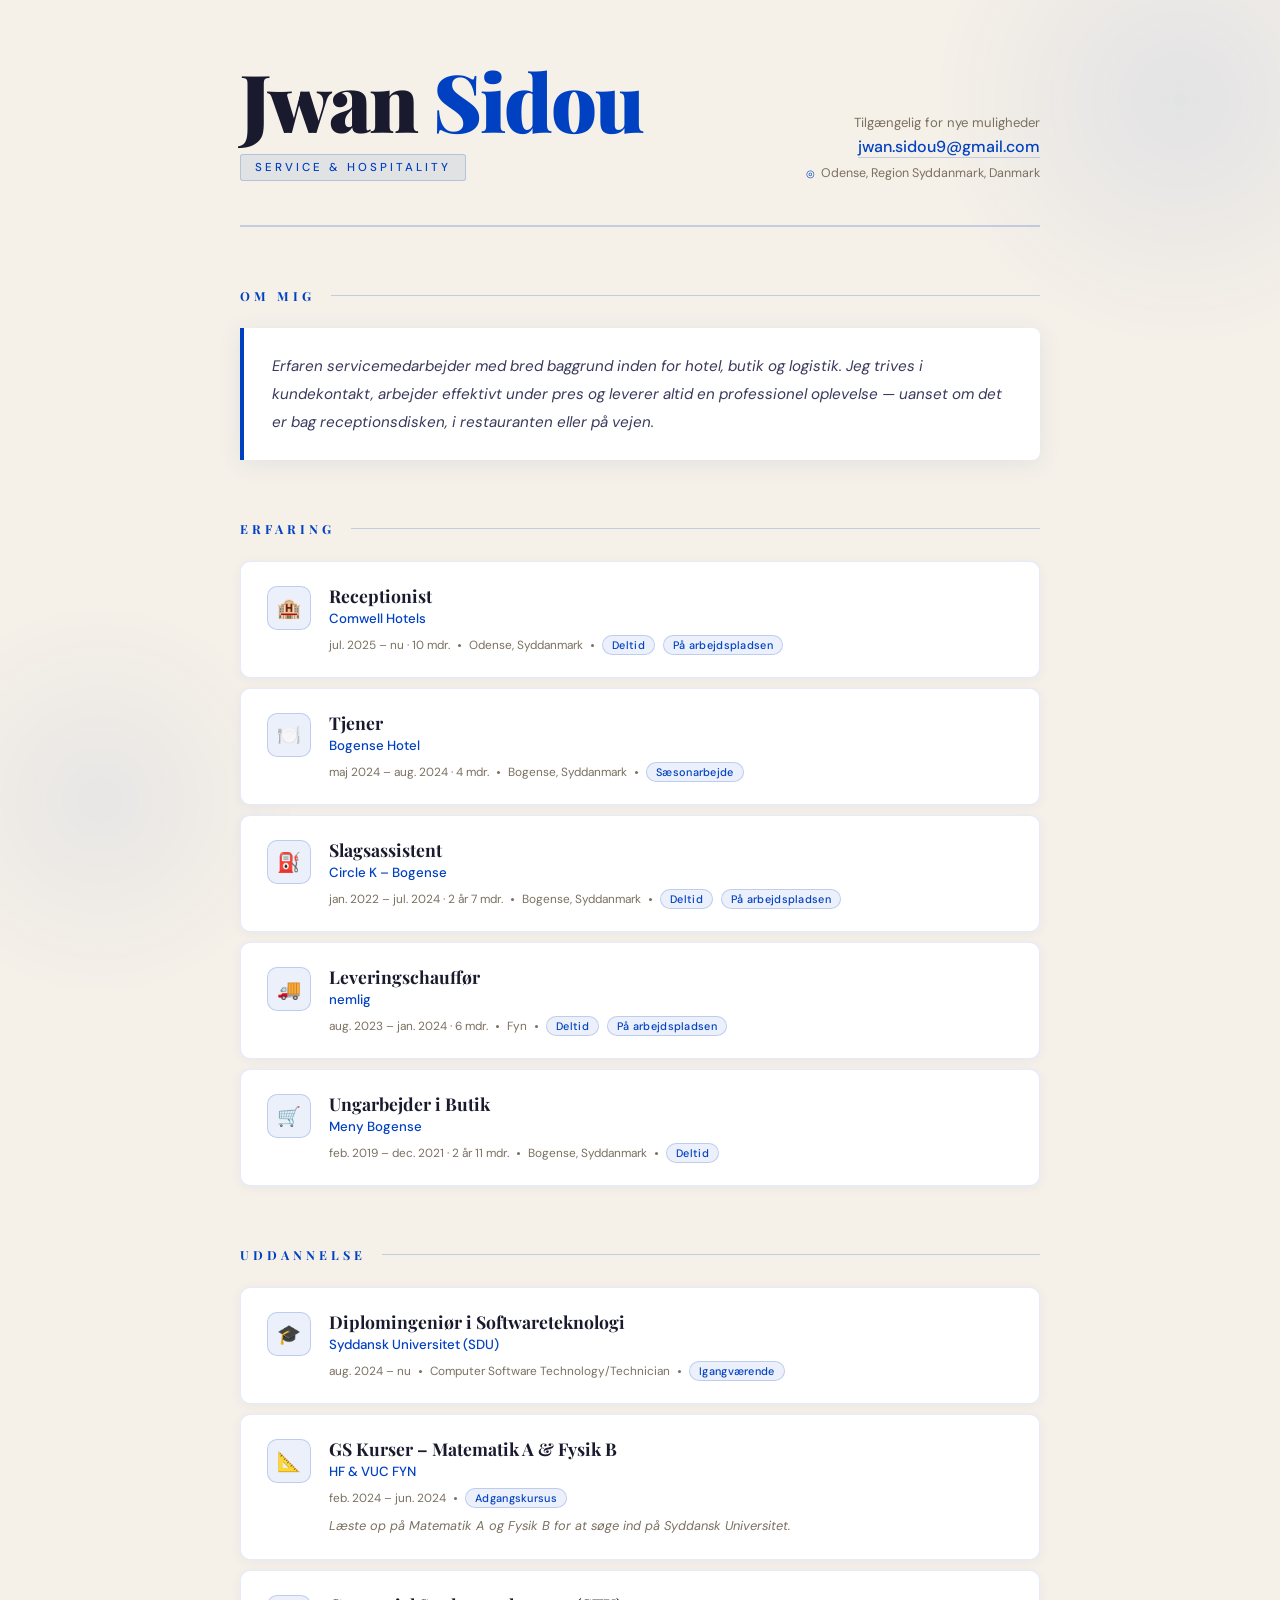
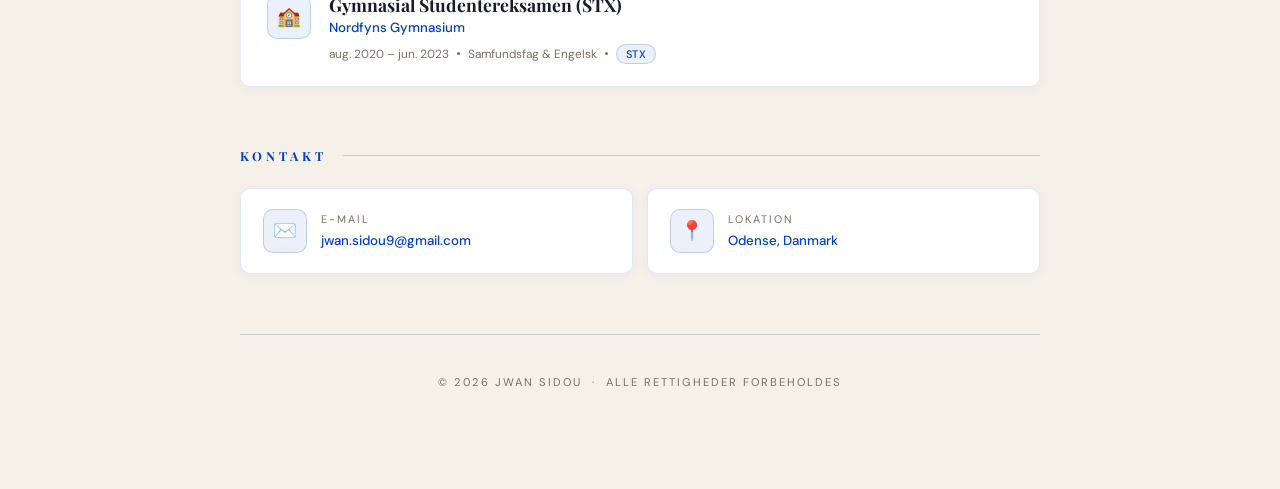
<file: Code/index.html>
<!DOCTYPE html>
<html lang="da">
<head>
  <meta charset="UTF-8" />
  <meta name="viewport" content="width=device-width, initial-scale=1.0"/>
  <title>Jwan Sidou — Resume</title>
  <link rel="stylesheet" href="style.css" />
</head>
<body>
  <div class="page">

    <!-- HEADER -->
    <header>
      <div class="header-left">
        <h1>Jwan <span>Sidou</span></h1>
        <div class="title-tag">Service & Hospitality</div>
      </div>
      <div class="header-right">
        <p>Tilgængelig for nye muligheder</p>
        <a href="mailto:jwan.sidou9@gmail.com">jwan.sidou9@gmail.com</a>
        <div class="location-badge">Odense, Region Syddanmark, Danmark</div>
      </div>
    </header>

    <!-- ABOUT -->
    <div class="section">
      <div class="section-label"><h2>Om mig</h2></div>
      <div class="about-box">
        Erfaren servicemedarbejder med bred baggrund inden for hotel, butik og logistik.
        Jeg trives i kundekontakt, arbejder effektivt under pres og leverer altid en professionel oplevelse —
        uanset om det er bag receptionsdisken, i restauranten eller på vejen.
      </div>
    </div>

    <!-- EXPERIENCE -->
    <div class="section">
      <div class="section-label"><h2>Erfaring</h2></div>
      <div class="exp-list">

        <div class="exp-card">
          <div class="exp-icon">🏨</div>
          <div class="exp-body">
            <div class="exp-role">Receptionist</div>
            <div class="exp-company">Comwell Hotels</div>
            <div class="exp-meta">
              <span>jul. 2025 – nu · 10 mdr.</span>
              <span class="dot"></span>
              <span>Odense, Syddanmark</span>
              <span class="dot"></span>
              <span class="badge">Deltid</span>
              <span class="badge">På arbejdspladsen</span>
            </div>
          </div>
        </div>

        <div class="exp-card">
          <div class="exp-icon">🍽️</div>
          <div class="exp-body">
            <div class="exp-role">Tjener</div>
            <div class="exp-company">Bogense Hotel</div>
            <div class="exp-meta">
              <span>maj 2024 – aug. 2024 · 4 mdr.</span>
              <span class="dot"></span>
              <span>Bogense, Syddanmark</span>
              <span class="dot"></span>
              <span class="badge">Sæsonarbejde</span>
            </div>
          </div>
        </div>

        <div class="exp-card">
          <div class="exp-icon">⛽</div>
          <div class="exp-body">
            <div class="exp-role">Slagsassistent</div>
            <div class="exp-company">Circle K – Bogense</div>
            <div class="exp-meta">
              <span>jan. 2022 – jul. 2024 · 2 år 7 mdr.</span>
              <span class="dot"></span>
              <span>Bogense, Syddanmark</span>
              <span class="dot"></span>
              <span class="badge">Deltid</span>
              <span class="badge">På arbejdspladsen</span>
            </div>
          </div>
        </div>

        <div class="exp-card">
          <div class="exp-icon">🚚</div>
          <div class="exp-body">
            <div class="exp-role">Leveringschauffør</div>
            <div class="exp-company">nemlig</div>
            <div class="exp-meta">
              <span>aug. 2023 – jan. 2024 · 6 mdr.</span>
              <span class="dot"></span>
              <span>Fyn</span>
              <span class="dot"></span>
              <span class="badge">Deltid</span>
              <span class="badge">På arbejdspladsen</span>
            </div>
          </div>
        </div>

        <div class="exp-card">
          <div class="exp-icon">🛒</div>
          <div class="exp-body">
            <div class="exp-role">Ungarbejder i Butik</div>
            <div class="exp-company">Meny Bogense</div>
            <div class="exp-meta">
              <span>feb. 2019 – dec. 2021 · 2 år 11 mdr.</span>
              <span class="dot"></span>
              <span>Bogense, Syddanmark</span>
              <span class="dot"></span>
              <span class="badge">Deltid</span>
            </div>
          </div>
        </div>

      </div>
    </div>

    <!-- EDUCATION -->
    <div class="section">
      <div class="section-label"><h2>Uddannelse</h2></div>
      <div class="exp-list">

        <div class="exp-card">
          <div class="exp-icon">🎓</div>
          <div class="exp-body">
            <div class="exp-role">Diplomingeniør i Softwareteknologi</div>
            <div class="exp-company">Syddansk Universitet (SDU)</div>
            <div class="exp-meta">
              <span>aug. 2024 – nu</span>
              <span class="dot"></span>
              <span>Computer Software Technology/Technician</span>
              <span class="dot"></span>
              <span class="badge">Igangværende</span>
            </div>
          </div>
        </div>

        <div class="exp-card">
          <div class="exp-icon">📐</div>
          <div class="exp-body">
            <div class="exp-role">GS Kurser – Matematik A & Fysik B</div>
            <div class="exp-company">HF & VUC FYN</div>
            <div class="exp-meta">
              <span>feb. 2024 – jun. 2024</span>
              <span class="dot"></span>
              <span class="badge">Adgangskursus</span>
            </div>
            <div class="edu-note">
              Læste op på Matematik A og Fysik B for at søge ind på Syddansk Universitet.
            </div>
          </div>
        </div>

        <div class="exp-card">
          <div class="exp-icon">🏫</div>
          <div class="exp-body">
            <div class="exp-role">Gymnasial Studentereksamen (STX)</div>
            <div class="exp-company">Nordfyns Gymnasium</div>
            <div class="exp-meta">
              <span>aug. 2020 – jun. 2023</span>
              <span class="dot"></span>
              <span>Samfundsfag & Engelsk</span>
              <span class="dot"></span>
              <span class="badge">STX</span>
            </div>
          </div>
        </div>

      </div>
    </div>

    <!-- CONTACT -->
    <div class="section">
      <div class="section-label"><h2>Kontakt</h2></div>
      <div class="contact-grid">
        <a class="contact-card" href="mailto:jwan.sidou9@gmail.com">
          <div class="contact-icon">✉️</div>
          <div class="contact-info">
            <p>E-mail</p>
            <span>jwan.sidou9@gmail.com</span>
          </div>
        </a>
        <div class="contact-card" style="cursor:default;">
          <div class="contact-icon">📍</div>
          <div class="contact-info">
            <p>Lokation</p>
            <span>Odense, Danmark</span>
          </div>
        </div>
      </div>
    </div>

    <footer>
      © 2026 Jwan Sidou &nbsp;·&nbsp; Alle rettigheder forbeholdes
    </footer>

  </div>
</body>
</html>
</file>
<file: Code/style.css>
@import url('https://fonts.googleapis.com/css2?family=Playfair+Display:wght@400;700;900&family=DM+Sans:wght@300;400;500&display=swap');

:root {
  --bg: #f5f0e8;
  --bg2: #ede7d9;
  --surface: #fff9f0;
  --card: #ffffff;
  --accent: #0041c2;
  --accent-light: #1a5ce8;
  --accent-pale: rgba(0, 65, 194, 0.08);
  --accent-border: rgba(0, 65, 194, 0.2);
  --text: #1a1a2e;
  --muted: #7a7060;
  --border: rgba(0, 65, 194, 0.12);
  --shadow: 0 4px 24px rgba(0, 65, 194, 0.08);
}

*, *::before, *::after {
  box-sizing: border-box;
  margin: 0;
  padding: 0;
}

body {
  background: var(--bg);
  color: var(--text);
  font-family: 'DM Sans', sans-serif;
  min-height: 100vh;
  overflow-x: hidden;
}

/* Decorative background blobs */
body::before {
  content: '';
  position: fixed;
  top: -150px;
  right: -150px;
  width: 500px;
  height: 500px;
  background: radial-gradient(circle, rgba(0, 65, 194, 0.07) 0%, transparent 70%);
  pointer-events: none;
  z-index: 0;
}

body::after {
  content: '';
  position: fixed;
  bottom: -100px;
  left: -100px;
  width: 400px;
  height: 400px;
  background: radial-gradient(circle, rgba(0, 65, 194, 0.05) 0%, transparent 70%);
  pointer-events: none;
  z-index: 0;
}

.page {
  max-width: 880px;
  margin: 0 auto;
  padding: 60px 40px 100px;
  position: relative;
  z-index: 1;
}

/* ── HEADER ── */
header {
  display: grid;
  grid-template-columns: 1fr auto;
  align-items: end;
  gap: 24px;
  padding-bottom: 44px;
  border-bottom: 2px solid var(--accent-border);
  margin-bottom: 60px;
  animation: fadeUp 0.7s ease both;
}

.header-left h1 {
  font-family: 'Playfair Display', serif;
  font-size: clamp(3rem, 7vw, 5rem);
  font-weight: 900;
  line-height: 1;
  letter-spacing: -2px;
  color: var(--text);
}

.header-left h1 span {
  color: var(--accent);
}

.title-tag {
  display: inline-block;
  margin-top: 14px;
  font-size: 0.72rem;
  font-weight: 500;
  letter-spacing: 3px;
  text-transform: uppercase;
  color: var(--accent);
  background: var(--accent-pale);
  border: 1px solid var(--accent-border);
  padding: 5px 14px;
  border-radius: 3px;
}

.header-right {
  text-align: right;
}

.header-right p {
  font-size: 0.82rem;
  color: var(--muted);
  line-height: 1.9;
}

.header-right a {
  color: var(--accent);
  text-decoration: none;
  font-weight: 500;
  border-bottom: 1px solid var(--accent-border);
  transition: border-color 0.2s, color 0.2s;
}

.header-right a:hover {
  color: var(--accent-light);
  border-color: var(--accent-light);
}

.location-badge {
  display: flex;
  align-items: center;
  gap: 6px;
  justify-content: flex-end;
  margin-top: 8px;
  font-size: 0.78rem;
  color: var(--muted);
}

.location-badge::before {
  content: '◎';
  color: var(--accent);
  font-size: 0.65rem;
}

/* ── SECTION ── */
.section {
  margin-bottom: 60px;
  animation: fadeUp 0.7s ease both;
}

.section:nth-child(2) { animation-delay: 0.1s; }
.section:nth-child(3) { animation-delay: 0.2s; }
.section:nth-child(4) { animation-delay: 0.3s; }
.section:nth-child(5) { animation-delay: 0.4s; }

.section-label {
  display: flex;
  align-items: center;
  gap: 16px;
  margin-bottom: 24px;
}

.section-label h2 {
  font-family: 'Playfair Display', serif;
  font-size: 0.78rem;
  font-weight: 700;
  letter-spacing: 4px;
  text-transform: uppercase;
  color: var(--accent);
  white-space: nowrap;
}

.section-label::after {
  content: '';
  flex: 1;
  height: 1px;
  background: var(--accent-border);
}

/* ── ABOUT BOX ── */
.about-box {
  background: var(--card);
  border-left: 4px solid var(--accent);
  border-radius: 0 8px 8px 0;
  padding: 24px 28px;
  font-size: 0.95rem;
  line-height: 1.85;
  color: #3a3a5c;
  font-style: italic;
  box-shadow: var(--shadow);
}

/* ── EXPERIENCE CARDS ── */
.exp-list {
  display: flex;
  flex-direction: column;
  gap: 10px;
}

.exp-card {
  background: var(--card);
  border: 1px solid rgba(0, 65, 194, 0.1);
  border-radius: 10px;
  padding: 22px 26px;
  display: grid;
  grid-template-columns: auto 1fr;
  gap: 0 18px;
  align-items: start;
  box-shadow: 0 2px 12px rgba(0, 65, 194, 0.05);
  transition: box-shadow 0.3s, transform 0.3s, border-color 0.3s;
  position: relative;
  overflow: hidden;
}

.exp-card::before {
  content: '';
  position: absolute;
  left: 0; top: 0; bottom: 0;
  width: 4px;
  background: var(--accent);
  transform: scaleY(0);
  transition: transform 0.3s ease;
  transform-origin: bottom;
}

.exp-card:hover {
  transform: translateY(-3px);
  box-shadow: 0 8px 28px rgba(0, 65, 194, 0.14);
  border-color: var(--accent-border);
}

.exp-card:hover::before {
  transform: scaleY(1);
}

.exp-icon {
  width: 44px;
  height: 44px;
  border-radius: 10px;
  background: var(--accent-pale);
  border: 1px solid var(--accent-border);
  display: flex;
  align-items: center;
  justify-content: center;
  font-size: 1.2rem;
  flex-shrink: 0;
  margin-top: 2px;
}

.exp-role {
  font-family: 'Playfair Display', serif;
  font-size: 1.1rem;
  font-weight: 700;
  color: var(--text);
  margin-bottom: 3px;
}

.exp-company {
  font-size: 0.83rem;
  font-weight: 500;
  color: var(--accent);
  margin-bottom: 8px;
}

.exp-meta {
  display: flex;
  flex-wrap: wrap;
  gap: 8px;
  font-size: 0.74rem;
  color: var(--muted);
  align-items: center;
}

.exp-meta .dot {
  width: 3px;
  height: 3px;
  border-radius: 50%;
  background: var(--muted);
  flex-shrink: 0;
}

.badge {
  background: var(--accent-pale);
  border: 1px solid var(--accent-border);
  color: var(--accent);
  padding: 2px 9px;
  border-radius: 20px;
  font-size: 0.68rem;
  font-weight: 500;
  letter-spacing: 0.3px;
}

/* ── EDUCATION NOTE ── */
.edu-note {
  margin-top: 8px;
  font-size: 0.8rem;
  color: var(--muted);
  font-style: italic;
  line-height: 1.6;
}

/* ── CONTACT ── */
.contact-grid {
  display: grid;
  grid-template-columns: repeat(auto-fit, minmax(220px, 1fr));
  gap: 14px;
}

.contact-card {
  background: var(--card);
  border: 1px solid rgba(0, 65, 194, 0.12);
  border-radius: 10px;
  padding: 20px 22px;
  text-decoration: none;
  color: var(--text);
  display: flex;
  align-items: center;
  gap: 14px;
  box-shadow: 0 2px 12px rgba(0, 65, 194, 0.05);
  transition: transform 0.25s, box-shadow 0.25s, border-color 0.25s;
}

.contact-card:hover {
  transform: translateY(-3px);
  box-shadow: 0 8px 28px rgba(0, 65, 194, 0.14);
  border-color: var(--accent);
}

.contact-icon {
  width: 44px;
  height: 44px;
  border-radius: 10px;
  background: var(--accent-pale);
  border: 1px solid var(--accent-border);
  display: flex;
  align-items: center;
  justify-content: center;
  font-size: 1.2rem;
  flex-shrink: 0;
}

.contact-info p {
  font-size: 0.68rem;
  text-transform: uppercase;
  letter-spacing: 2px;
  color: var(--muted);
  margin-bottom: 3px;
}

.contact-info span {
  font-size: 0.83rem;
  font-weight: 500;
  color: var(--accent);
}

/* ── FOOTER ── */
footer {
  text-align: center;
  padding-top: 40px;
  border-top: 1px solid var(--accent-border);
  font-size: 0.7rem;
  letter-spacing: 2px;
  text-transform: uppercase;
  color: var(--muted);
  animation: fadeUp 0.7s 0.4s ease both;
}

/* ── ANIMATIONS ── */
@keyframes fadeUp {
  from {
    opacity: 0;
    transform: translateY(22px);
  }
  to {
    opacity: 1;
    transform: translateY(0);
  }
}

/* ── RESPONSIVE ── */
@media (max-width: 600px) {
  .page { padding: 36px 20px 60px; }
  header { grid-template-columns: 1fr; }
  .header-right { text-align: left; }
  .location-badge { justify-content: flex-start; }
}
</file>
